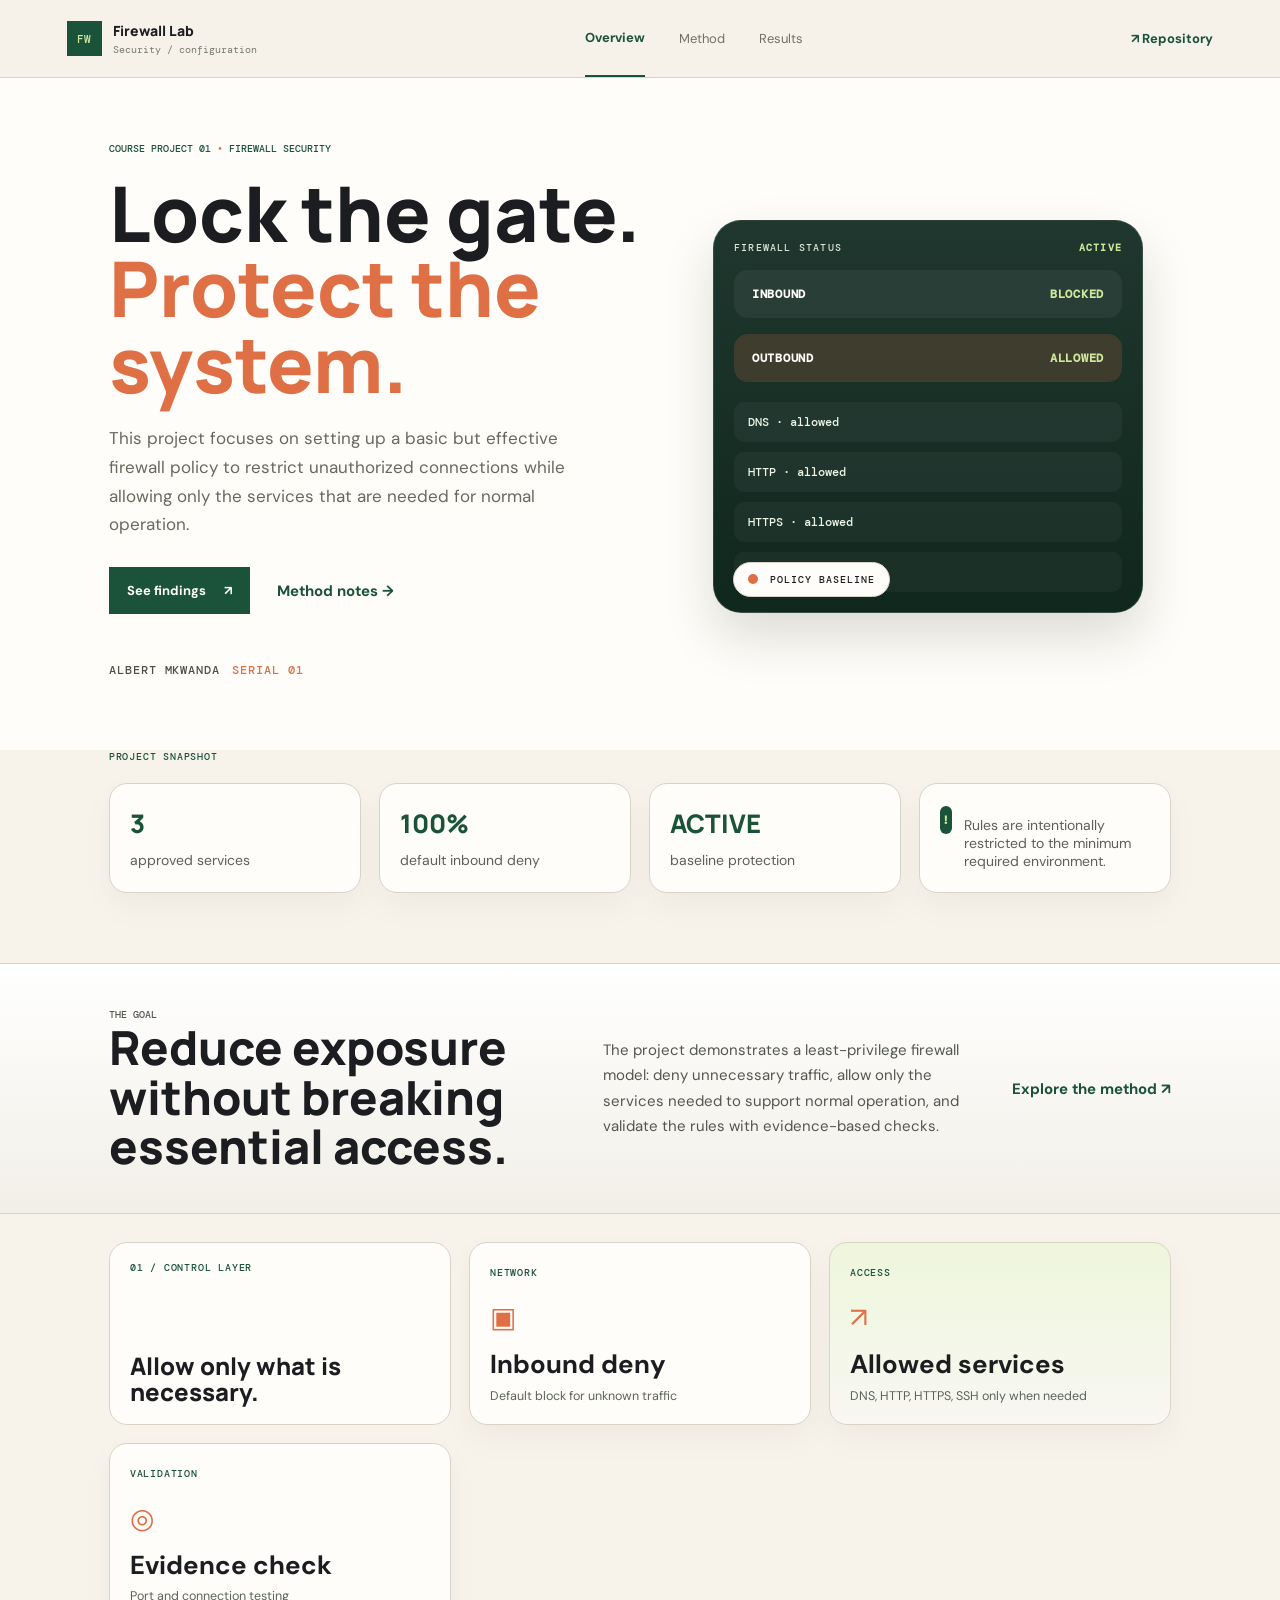
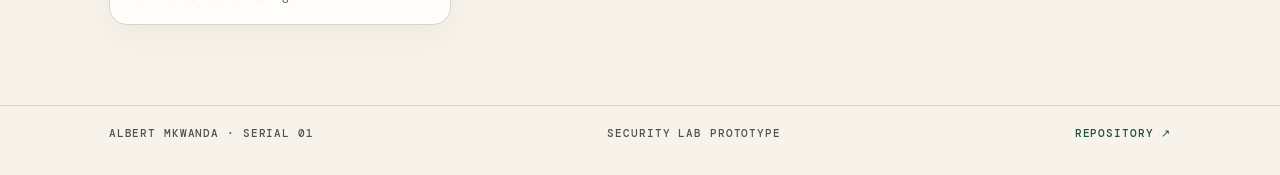
<file: docs/index.html>
<!doctype html>
<html lang="en">
<head>
  <meta charset="utf-8">
  <meta name="viewport" content="width=device-width, initial-scale=1">
  <meta name="description" content="Albert Mkwanda - Firewall Configuration and Testing portfolio page.">
  <title>Firewall Project | Albert Mkwanda</title>
  <link rel="preconnect" href="https://fonts.googleapis.com">
  <link rel="preconnect" href="https://fonts.gstatic.com" crossorigin>
  <link href="https://fonts.googleapis.com/css2?family=DM+Mono:wght@400;500&family=DM+Sans:wght@400;500;600;700&family=Manrope:wght@500;600;700;800&display=swap" rel="stylesheet">
  <link rel="stylesheet" href="assets/site.css">
</head>
<body>
  <header class="topbar">
    <a class="brand" href="index.html">
      <span class="brand-mark">FW</span>
      <span>Firewall Lab<span class="brand-sub">Security / configuration</span></span>
    </a>
    <nav aria-label="Main navigation">
      <a class="active" href="index.html">Overview</a>
      <a href="methodology.html">Method</a>
      <a href="results.html">Results</a>
    </nav>
    <a class="repo-link" href="https://github.com/AlbertMkwanda/firewall-configuration-and-testing" target="_blank" rel="noopener">↗ Repository</a>
  </header>

  <main>
    <section class="hero">
      <div class="hero-copy">
        <p class="eyebrow">COURSE PROJECT 01 <span>•</span> FIREWALL SECURITY</p>
        <h1>Lock the gate.<br><em>Protect the system.</em></h1>
        <p class="lead">This project focuses on setting up a basic but effective firewall policy to restrict unauthorized connections while allowing only the services that are needed for normal operation.</p>
        <div class="hero-actions">
          <a class="button button-dark" href="results.html">See findings <span>↗</span></a>
          <a class="text-link" href="methodology.html">Method notes <span>→</span></a>
        </div>
        <p class="student">ALBERT MKWANDA <span>Serial 01</span></p>
      </div>

      <div class="hero-art" aria-label="Firewall dashboard illustration">
        <div class="shield-box">
          <div class="shield-header"><span>FIREWALL STATUS</span><b>ACTIVE</b></div>
          <div class="shield-metric"><strong>INBOUND</strong><span>BLOCKED</span></div>
          <div class="shield-metric accent"><strong>OUTBOUND</strong><span>ALLOWED</span></div>
          <div class="rule-list">
            <span>DNS · allowed</span>
            <span>HTTP · allowed</span>
            <span>HTTPS · allowed</span>
            <span>SSH · restricted</span>
          </div>
        </div>
        <div class="scan-tag"><span class="pulse"></span> POLICY BASELINE</div>
      </div>
    </section>

    <section class="snapshot">
      <div class="section-label">PROJECT SNAPSHOT</div>
      <div class="snapshot-grid">
        <article>
          <span class="metric" data-metric="services">3</span>
          <p>approved services</p>
        </article>
        <article>
          <span class="metric" data-metric="blocked">100%</span>
          <p>default inbound deny</p>
        </article>
        <article>
          <span class="metric" data-metric="status">ACTIVE</span>
          <p>baseline protection</p>
        </article>
        <article class="snapshot-note">
          <span class="note-mark">!</span>
          <p>Rules are intentionally restricted to the minimum required environment.</p>
        </article>
      </div>
    </section>

    <section class="feature-band">
      <div>
        <p class="eyebrow">THE GOAL</p>
        <h2>Reduce exposure without breaking essential access.</h2>
      </div>
      <p>The project demonstrates a least-privilege firewall model: deny unnecessary traffic, allow only the services needed to support normal operation, and validate the rules with evidence-based checks.</p>
      <a class="arrow-link" href="methodology.html">Explore the method <span>↗</span></a>
    </section>

    <section class="visual-strip">
      <div class="strip-title"><span>01 / CONTROL LAYER</span><b>Allow only what is necessary.</b></div>
      <div class="signal-card">
        <span>NETWORK</span>
        <div class="signal-glyph glyph-device">▣</div>
        <strong>Inbound deny</strong>
        <small>Default block for unknown traffic</small>
      </div>
      <div class="signal-card signal-card-accent">
        <span>ACCESS</span>
        <div class="signal-glyph">↗</div>
        <strong>Allowed services</strong>
        <small>DNS, HTTP, HTTPS, SSH only when needed</small>
      </div>
      <div class="signal-card">
        <span>VALIDATION</span>
        <div class="signal-glyph glyph-target">◎</div>
        <strong>Evidence check</strong>
        <small>Port and connection testing</small>
      </div>
    </section>
  </main>

  <footer>
    <span>ALBERT MKWANDA · SERIAL 01</span>
    <span>Security lab prototype</span>
    <a href="https://github.com/AlbertMkwanda/firewall-configuration-and-testing" target="_blank" rel="noopener">REPOSITORY ↗</a>
  </footer>

  <script src="assets/site.js"></script>
</body>
</html>
</file>
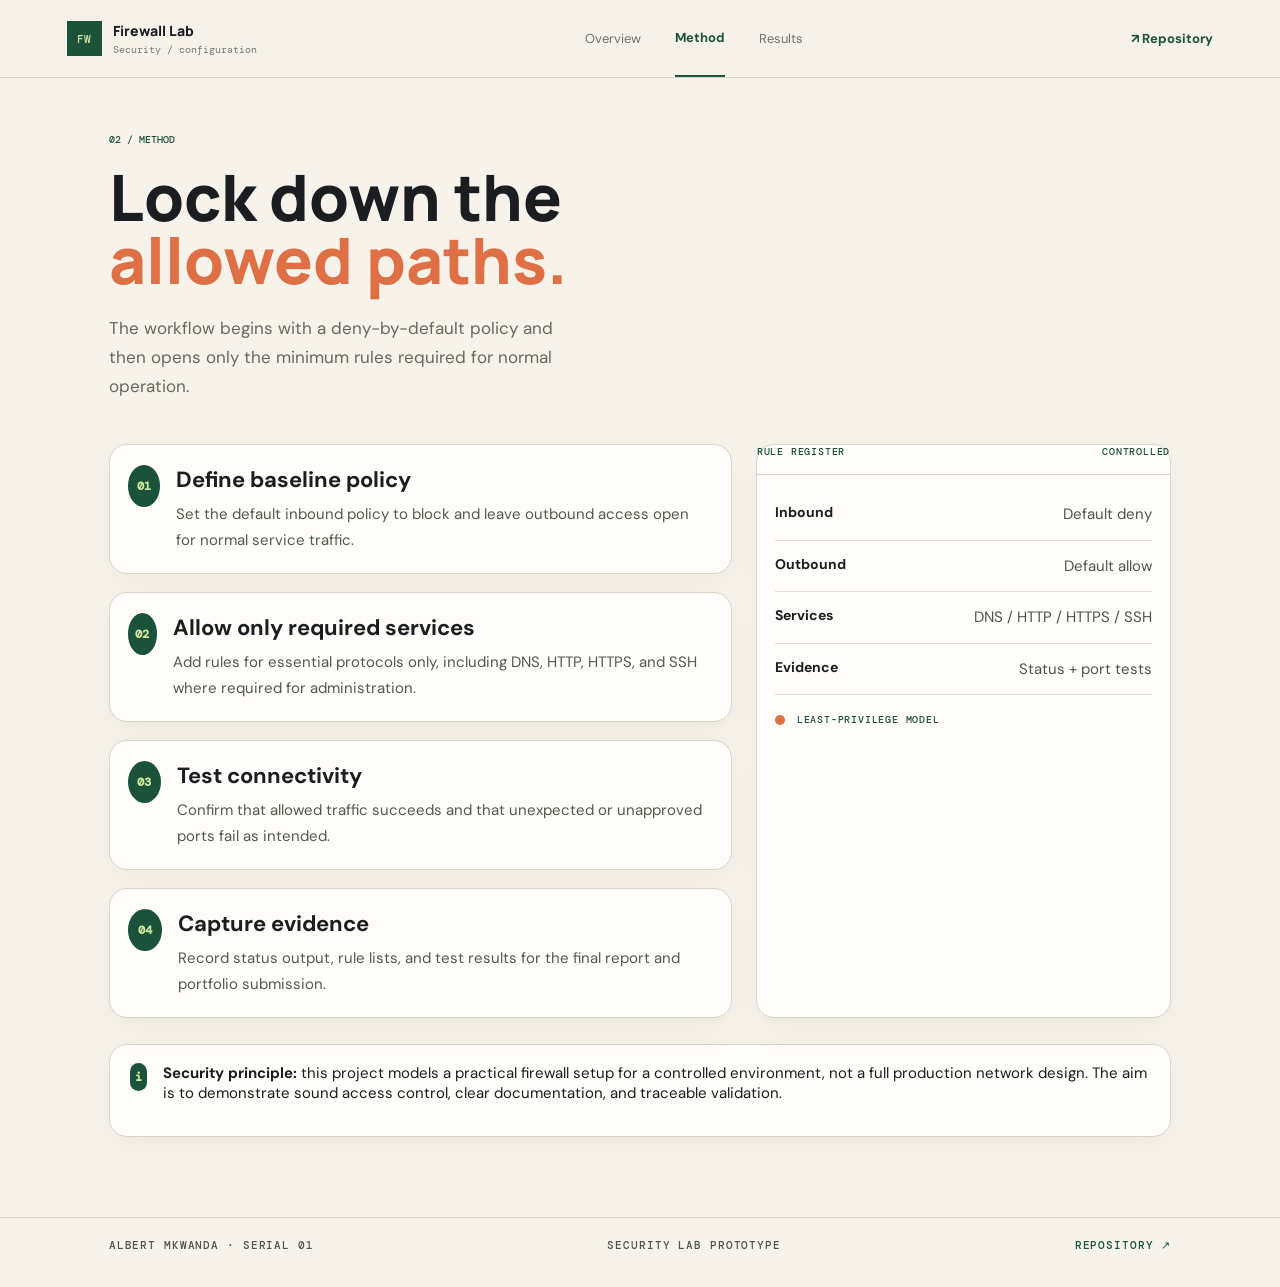
<file: docs/methodology.html>
<!doctype html>
<html lang="en">
<head>
  <meta charset="utf-8">
  <meta name="viewport" content="width=device-width, initial-scale=1">
  <meta name="description" content="Firewall methodology for Albert Mkwanda's security project.">
  <title>Method | Firewall Project</title>
  <link rel="preconnect" href="https://fonts.googleapis.com">
  <link rel="preconnect" href="https://fonts.gstatic.com" crossorigin>
  <link href="https://fonts.googleapis.com/css2?family=DM+Mono:wght@400;500&family=DM+Sans:wght@400;500;600;700&family=Manrope:wght@500;600;700;800&display=swap" rel="stylesheet">
  <link rel="stylesheet" href="assets/site.css">
</head>
<body>
  <header class="topbar">
    <a class="brand" href="index.html">
      <span class="brand-mark">FW</span>
      <span>Firewall Lab<span class="brand-sub">Security / configuration</span></span>
    </a>
    <nav aria-label="Main navigation">
      <a href="index.html">Overview</a>
      <a class="active" href="methodology.html">Method</a>
      <a href="results.html">Results</a>
    </nav>
    <a class="repo-link" href="https://github.com/AlbertMkwanda/firewall-configuration-and-testing" target="_blank" rel="noopener">↗ Repository</a>
  </header>

  <main class="inner-page">
    <div class="page-heading">
      <p class="eyebrow">02 / METHOD</p>
      <h1>Lock down the<br><em>allowed paths.</em></h1>
      <p class="lead">The workflow begins with a deny-by-default policy and then opens only the minimum rules required for normal operation.</p>
    </div>

    <section class="method-layout">
      <div class="method-steps">
        <article>
          <span class="step-no">01</span>
          <div>
            <h2>Define baseline policy</h2>
            <p>Set the default inbound policy to block and leave outbound access open for normal service traffic.</p>
          </div>
        </article>
        <article>
          <span class="step-no">02</span>
          <div>
            <h2>Allow only required services</h2>
            <p>Add rules for essential protocols only, including DNS, HTTP, HTTPS, and SSH where required for administration.</p>
          </div>
        </article>
        <article>
          <span class="step-no">03</span>
          <div>
            <h2>Test connectivity</h2>
            <p>Confirm that allowed traffic succeeds and that unexpected or unapproved ports fail as intended.</p>
          </div>
        </article>
        <article>
          <span class="step-no">04</span>
          <div>
            <h2>Capture evidence</h2>
            <p>Record status output, rule lists, and test results for the final report and portfolio submission.</p>
          </div>
        </article>
      </div>

      <aside class="data-panel">
        <div class="panel-top"><span>RULE REGISTER</span><span>CONTROLLED</span></div>
        <div class="feature-list">
          <div><b>Inbound</b><span>Default deny</span></div>
          <div><b>Outbound</b><span>Default allow</span></div>
          <div><b>Services</b><span>DNS / HTTP / HTTPS / SSH</span></div>
          <div><b>Evidence</b><span>Status + port tests</span></div>
        </div>
        <div class="panel-foot"><span class="pulse"></span> LEAST-PRIVILEGE MODEL</div>
      </aside>
    </section>

    <section class="method-note">
      <span class="note-mark">i</span>
      <p><b>Security principle:</b> this project models a practical firewall setup for a controlled environment, not a full production network design. The aim is to demonstrate sound access control, clear documentation, and traceable validation.</p>
    </section>
  </main>

  <footer>
    <span>ALBERT MKWANDA · SERIAL 01</span>
    <span>Security lab prototype</span>
    <a href="https://github.com/AlbertMkwanda/firewall-configuration-and-testing" target="_blank" rel="noopener">REPOSITORY ↗</a>
  </footer>

  <script src="assets/site.js"></script>
</body>
</html>
</file>
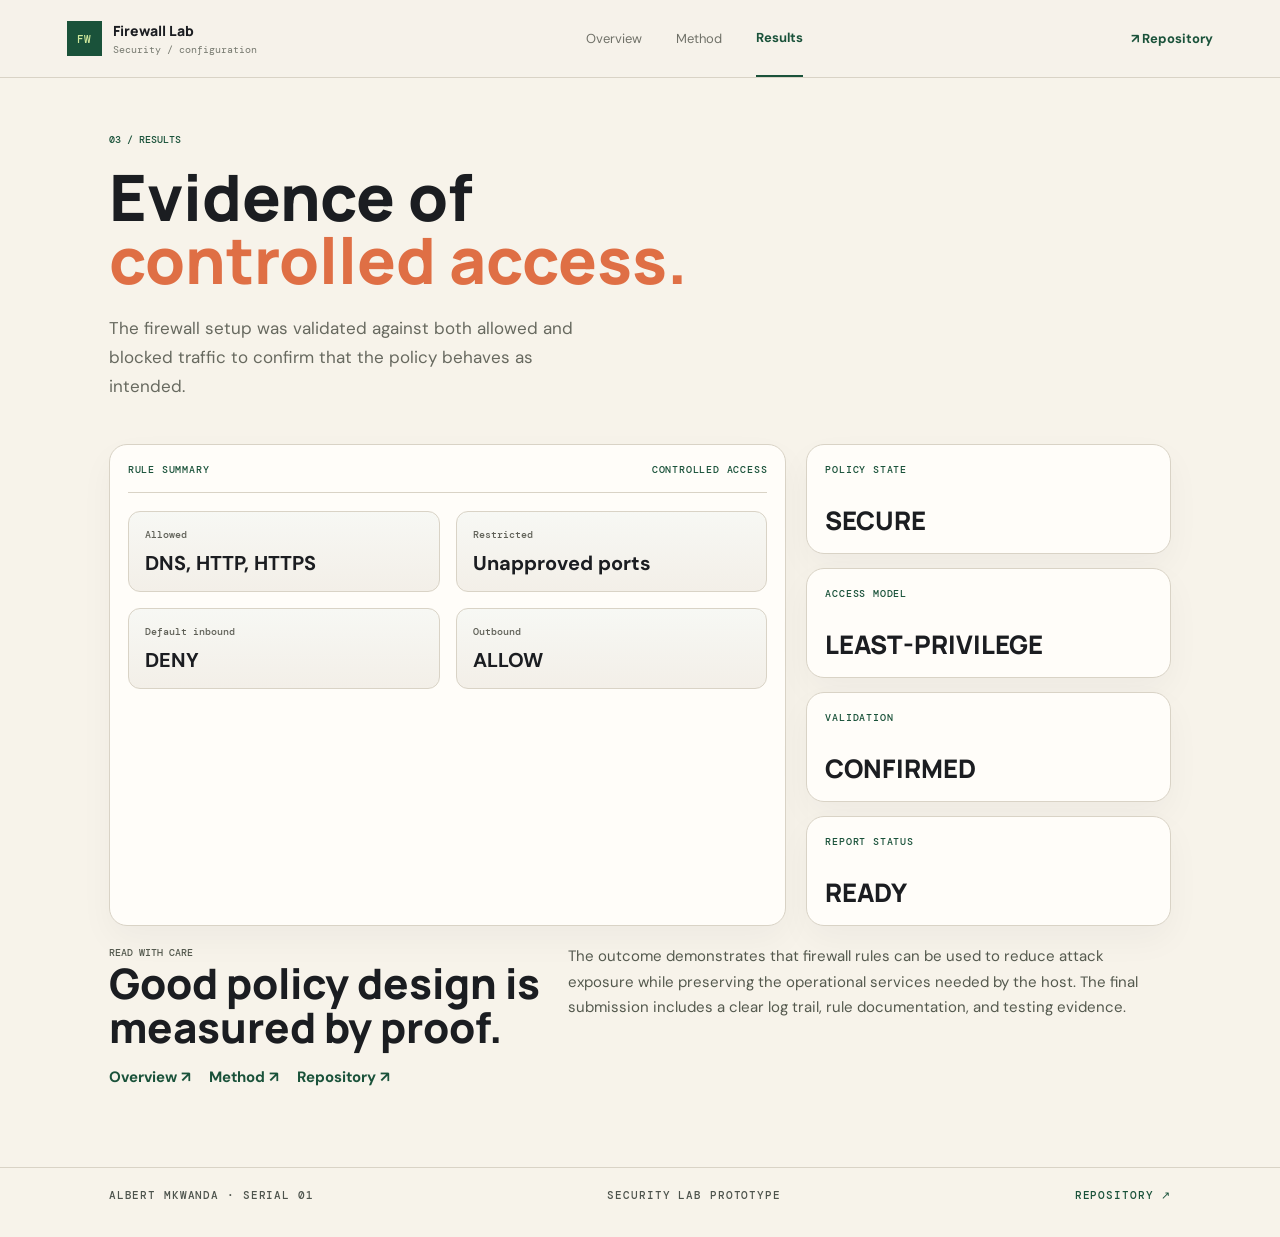
<file: docs/results.html>
<!doctype html>
<html lang="en">
<head>
  <meta charset="utf-8">
  <meta name="viewport" content="width=device-width, initial-scale=1">
  <meta name="description" content="Firewall project results for Albert Mkwanda.">
  <title>Results | Firewall Project</title>
  <link rel="preconnect" href="https://fonts.googleapis.com">
  <link rel="preconnect" href="https://fonts.gstatic.com" crossorigin>
  <link href="https://fonts.googleapis.com/css2?family=DM+Mono:wght@400;500&family=DM+Sans:wght@400;500;600;700&family=Manrope:wght@500;600;700;800&display=swap" rel="stylesheet">
  <link rel="stylesheet" href="assets/site.css">
</head>
<body>
  <header class="topbar">
    <a class="brand" href="index.html">
      <span class="brand-mark">FW</span>
      <span>Firewall Lab<span class="brand-sub">Security / configuration</span></span>
    </a>
    <nav aria-label="Main navigation">
      <a href="index.html">Overview</a>
      <a href="methodology.html">Method</a>
      <a class="active" href="results.html">Results</a>
    </nav>
    <a class="repo-link" href="https://github.com/AlbertMkwanda/firewall-configuration-and-testing" target="_blank" rel="noopener">↗ Repository</a>
  </header>

  <main class="inner-page results-page">
    <div class="page-heading">
      <p class="eyebrow">03 / RESULTS</p>
      <h1>Evidence of<br><em>controlled access.</em></h1>
      <p class="lead">The firewall setup was validated against both allowed and blocked traffic to confirm that the policy behaves as intended.</p>
    </div>

    <section class="results-grid">
      <div class="matrix-panel">
        <div class="panel-top"><span>RULE SUMMARY</span><span>CONTROLLED ACCESS</span></div>
        <div class="summary-box">
          <div><span>Allowed</span><strong>DNS, HTTP, HTTPS</strong></div>
          <div><span>Restricted</span><strong>Unapproved ports</strong></div>
          <div><span>Default inbound</span><strong>DENY</strong></div>
          <div><span>Outbound</span><strong>ALLOW</strong></div>
        </div>
      </div>

      <div class="metric-stack">
        <div><span>POLICY STATE</span><b>SECURE</b></div>
        <div><span>ACCESS MODEL</span><b>LEAST-PRIVILEGE</b></div>
        <div><span>VALIDATION</span><b>CONFIRMED</b></div>
        <div><span>REPORT STATUS</span><b>READY</b></div>
      </div>
    </section>

    <section class="results-foot">
      <div>
        <p class="eyebrow">READ WITH CARE</p>
        <h2>Good policy design is measured by proof.</h2>
      </div>
      <p>The outcome demonstrates that firewall rules can be used to reduce attack exposure while preserving the operational services needed by the host. The final submission includes a clear log trail, rule documentation, and testing evidence.</p>
    </section>

    <div class="download-row">
      <a href="index.html">Overview ↗</a>
      <a href="methodology.html">Method ↗</a>
      <a href="https://github.com/AlbertMkwanda/firewall-configuration-and-testing" target="_blank" rel="noopener">Repository ↗</a>
    </div>
  </main>

  <footer>
    <span>ALBERT MKWANDA · SERIAL 01</span>
    <span>Security lab prototype</span>
    <a href="https://github.com/AlbertMkwanda/firewall-configuration-and-testing" target="_blank" rel="noopener">REPOSITORY ↗</a>
  </footer>

  <script src="assets/site.js"></script>
</body>
</html>
</file>
<file: docs/assets/site.css>
:root{--ink:#1b1d21;--paper:#f7f3ea;--white:#fffdf9;--green:#1a523a;--green-bright:#cfe89c;--orange:#df6f45;--line:#d9d3c6;--muted:#76796f;--mono:"DM Mono",monospace;--sans:"DM Sans",sans-serif;--display:"Manrope",sans-serif}*{box-sizing:border-box}html{scroll-behavior:smooth}body{margin:0;background:var(--paper);color:var(--ink);font-family:var(--sans);font-size:15px}.topbar{height:78px;padding:0 5.2vw;display:flex;align-items:center;justify-content:space-between;border-bottom:1px solid var(--line);background:rgba(247,243,234,.94)}.brand{display:flex;align-items:center;gap:11px;color:var(--ink);text-decoration:none;font-family:var(--display);font-weight:800;font-size:14px}.brand-mark{display:grid;place-items:center;width:35px;height:35px;background:var(--green);color:var(--green-bright);font:500 11px var(--mono)}.brand-sub{display:block;margin-top:3px;color:var(--muted);font:10px var(--mono)}nav{height:100%;display:flex;gap:34px;align-items:center}nav a,.repo-link{height:100%;display:flex;align-items:center;color:#707168;text-decoration:none;font-size:13px}nav a.active{color:var(--green);border-bottom:2px solid var(--green);font-weight:700}.repo-link{height:auto;color:var(--green);font-weight:700}.hero{min-height:560px;padding:64px 8.5vw 60px;display:grid;grid-template-columns:1.05fr .95fr;gap:3vw;align-items:center;background:var(--white);overflow:hidden}.eyebrow{margin:0 0 20px;color:var(--green);font:500 10px var(--mono);letter-spacing:0}.eyebrow span{color:var(--orange)}h1,h2,p{margin-top:0}.hero h1,.page-heading h1{margin:0;font:800 clamp(47px,6vw,78px)/.98 var(--display);letter-spacing:0}.hero h1 em,.page-heading h1 em{color:var(--orange);font-style:normal}.lead{max-width:470px;margin:23px 0;color:#67695f;font-size:17px;line-height:1.7}.hero-actions{display:flex;align-items:center;gap:27px;margin:28px 0 48px}.button{display:inline-flex;gap:18px;align-items:center;padding:15px 18px;text-decoration:none;font-size:13px;font-weight:700}.button-dark{background:var(--green);color:var(--white)}.text-link{color:var(--green);text-decoration:none;font-weight:700}.student{display:flex;align-items:center;gap:12px;color:#4e5148;font:500 12px var(--mono);letter-spacing:.08em;text-transform:uppercase}.student span{color:var(--orange)}.hero-art{position:relative;display:flex;align-items:center;justify-content:center;min-height:430px}.shield-box{width:min(100%, 430px);background:linear-gradient(180deg,#20372f,#10271d);color:var(--white);border:1px solid rgba(255,255,255,.12);border-radius:28px;padding:20px;box-shadow:0 24px 50px rgba(23,32,27,.15)}.shield-header{display:flex;justify-content:space-between;align-items:center;color:#dfe6d8;font:500 10px var(--mono);letter-spacing:.12em}.shield-header b{color:var(--green-bright)}.shield-metric{display:flex;justify-content:space-between;align-items:center;background:rgba(255,255,255,.05);padding:16px 18px;border-radius:14px;margin-top:16px;font:500 12px var(--mono);letter-spacing:.06em}.shield-metric span{color:var(--green-bright);font-weight:700}.shield-metric.accent{background:rgba(223,111,69,.18)}.rule-list{display:grid;gap:10px;margin-top:20px}.rule-list span{padding:12px 14px;border-radius:10px;background:rgba(255,255,255,.04);color:#edf5e6;font:500 12px var(--mono)}.scan-tag{position:absolute;left:10%;bottom:8%;display:inline-flex;align-items:center;gap:12px;padding:10px 14px;background:var(--white);border:1px solid var(--line);border-radius:999px;font:500 10px var(--mono);letter-spacing:.1em;text-transform:uppercase}.pulse{width:10px;height:10px;border-radius:50%;background:var(--orange);box-shadow:0 0 0 0 rgba(223,111,69,.6);animation:pulse 1.8s infinite}.snapshot,.feature-band,.visual-strip,.inner-page,.results-page{padding:0 8.5vw 70px}.section-label{margin-bottom:20px;color:var(--green);font:500 10px var(--mono);letter-spacing:.08em;text-transform:uppercase}.snapshot-grid{display:grid;grid-template-columns:repeat(4,minmax(180px,1fr));gap:18px}.snapshot-grid article,.signal-card,.method-steps article,.matrix-panel,.data-panel,.method-note,.metric-stack>div{background:var(--white);border:1px solid var(--line);border-radius:18px;box-shadow:0 14px 34px rgba(15,23,42,.04)}.snapshot-grid article{padding:22px 20px}.metric{font:800 clamp(24px,2vw,36px) var(--display);display:block;color:var(--green)}.snapshot-grid p{margin:10px 0 0;color:#5d605a;font-size:14px}.snapshot-note{display:flex;align-items:flex-start;gap:12px}.note-mark{display:grid;place-items:center;width:28px;height:28px;border-radius:50%;background:var(--green);color:var(--green-bright);font:700 14px var(--mono)}.feature-band{display:grid;grid-template-columns:1.1fr .9fr auto;gap:30px;align-items:center;background:linear-gradient(180deg,#ffffff,#f2efe8);border-top:1px solid var(--line);border-bottom:1px solid var(--line);padding-top:42px;padding-bottom:42px}.feature-band h2{font:800 clamp(32px,4vw,47px)/1.05 var(--display);margin:0}.feature-band p{max-width:560px;margin:0;color:#53574f;line-height:1.7}.arrow-link{color:var(--green);font-weight:700;text-decoration:none}.visual-strip{display:grid;grid-template-columns:repeat(3, minmax(0,1fr));gap:18px;padding-top:28px}.strip-title{padding:18px 20px;display:flex;flex-direction:column;justify-content:space-between;background:var(--white);border:1px solid var(--line);border-radius:18px}.strip-title span{color:var(--green);font:500 10px var(--mono);letter-spacing:.08em}.strip-title b{font:800 24px/1.1 var(--display);margin-top:12px}.signal-card{padding:18px 20px}.signal-card span{color:var(--green);font:500 10px var(--mono);letter-spacing:.08em}.signal-glyph{margin:18px 0 14px;font-size:28px;color:var(--orange)}.signal-card strong{display:block;font-size:26px;line-height:1.1}.signal-card small{display:block;margin-top:8px;color:#5b635a;line-height:1.5}.signal-card-accent{background:linear-gradient(180deg,#eef6db,#f8f7f2)}.page-heading{padding:55px 0 20px}.page-heading h1{font:800 clamp(42px,5vw,68px)/.98 var(--display)}.method-layout{display:grid;grid-template-columns:1.2fr .8fr;gap:24px}.method-steps{display:grid;gap:18px}.method-steps article{padding:20px 18px;display:flex;gap:16px}.step-no{display:grid;place-items:center;width:42px;height:42px;border-radius:50%;background:var(--green);color:var(--green-bright);font:700 12px var(--mono)}.method-steps h2{margin:0 0 8px;font-size:22px}.method-steps p{margin:0;color:#54584d;line-height:1.7}.data-panel{padding:0}.panel-top{display:flex;justify-content:space-between;padding:16px 18px;border-bottom:1px solid var(--line);color:var(--green);font:500 10px var(--mono);letter-spacing:.08em;text-transform:uppercase}.feature-list{padding:14px 18px 2px}.feature-list div{display:flex;justify-content:space-between;gap:14px;padding:14px 0;border-bottom:1px solid rgba(217,211,198,.7)}.feature-list b{font:700 14px var(--sans)}.feature-list span{color:#4d554d;line-height:1.5}.panel-foot{display:flex;align-items:center;gap:12px;padding:16px 18px;color:var(--green);font:500 10px var(--mono);letter-spacing:.08em;text-transform:uppercase}.pulse{display:inline-block;width:10px;height:10px;border-radius:50%;background:var(--orange);box-shadow:0 0 0 0 rgba(223,111,69,.45);animation:pulse 1.8s infinite}.method-note{margin-top:26px;padding:18px 20px;display:flex;gap:16px;align-items:flex-start}.note-mark{display:grid;place-items:center;width:28px;height:28px;border-radius:999px;background:var(--green);color:var(--green-bright);font:700 12px var(--mono)}.results-grid{display:grid;grid-template-columns:1.3fr .7fr;gap:20px}.matrix-panel,.metric-stack>div{padding:18px}.panel-top{display:flex;justify-content:space-between;gap:20px;padding:0 0 16px;border-bottom:1px solid var(--line);color:var(--green);font:500 10px var(--mono);letter-spacing:.08em;text-transform:uppercase}.summary-box{display:grid;grid-template-columns:repeat(2,minmax(120px,1fr));gap:16px;padding-top:18px}.summary-box div{padding:16px;background:linear-gradient(180deg,#f7f8f4,#f3efe8);border:1px solid var(--line);border-radius:12px}.summary-box span{display:block;color:#5f6057;font:500 10px var(--mono);margin-bottom:10px}.summary-box strong{font-size:20px;line-height:1.2}.metric-stack{display:grid;gap:14px}.metric-stack>div{display:flex;flex-direction:column;justify-content:space-between;min-height:110px}.metric-stack span{color:var(--green);font:500 10px var(--mono);letter-spacing:.08em}.metric-stack b{font:800 clamp(22px,2vw,32px) var(--display);line-height:1.1}.results-foot{display:grid;grid-template-columns:1fr 1.4fr;gap:28px;align-items:flex-start;margin-top:18px}.results-foot h2{margin:0;font:800 clamp(28px,3.5vw,42px)/1.05 var(--display)}.results-foot p{margin:0;color:#54594e;line-height:1.7}.download-row{display:flex;flex-wrap:wrap;gap:18px;margin-top:18px}.download-row a{color:var(--green);font-weight:700;text-decoration:none}footer{padding:20px 8.5vw 35px;display:flex;justify-content:space-between;gap:18px;align-items:center;color:#4e544d;font:500 11px var(--mono);letter-spacing:.08em;text-transform:uppercase;border-top:1px solid var(--line);margin-top:10px}footer a{color:var(--green);text-decoration:none}@keyframes pulse{0%{box-shadow:0 0 0 0 rgba(223,111,69,.6)}70%{box-shadow:0 0 0 12px rgba(223,111,69,0)}100%{box-shadow:0 0 0 0 rgba(223,111,69,0)}}@media (max-width:980px){.hero,.method-layout,.results-grid,.feature-band,.results-foot,.visual-strip,.snapshot-grid{grid-template-columns:1fr}.hero{min-height:auto;padding-top:42px}.feature-band{display:block}.snapshot-grid{grid-template-columns:repeat(2,1fr)}.visual-strip{grid-template-columns:1fr}footer{flex-direction:column;align-items:flex-start}}@media (max-width:560px){.topbar{flex-wrap:wrap;height:auto;padding-top:20px;padding-bottom:20px}nav{gap:14px 24px}.snapshot-grid{grid-template-columns:1fr}.hero-actions{flex-direction:column;align-items:flex-start}.button{width:100%}}
</file>
